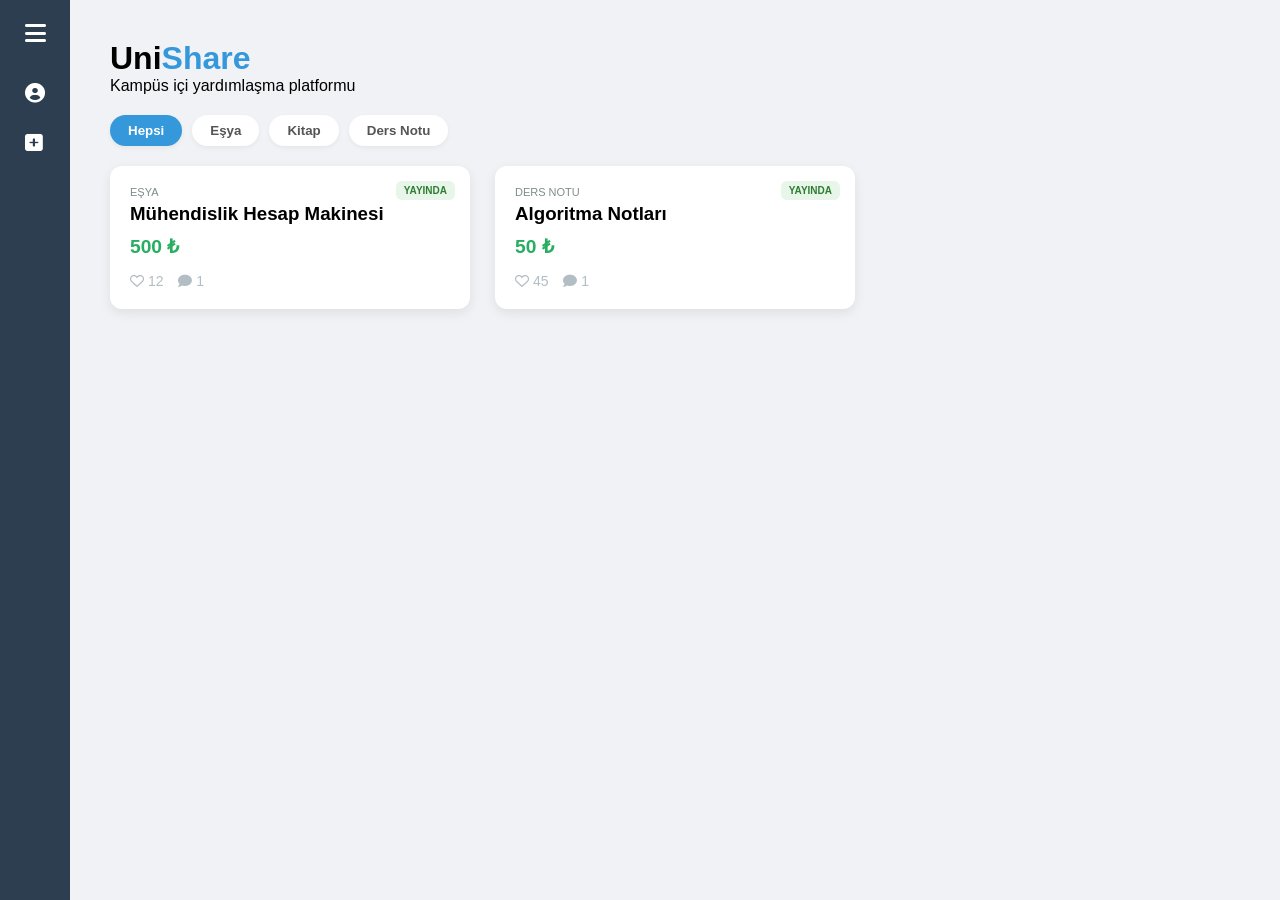
<file: anaSayfa.html>
<!DOCTYPE html>
<html lang="tr">
<head>
    <meta charset="UTF-8">
    <meta name="viewport" content="width=device-width, initial-scale=1.0">
    <title>UniShare | Kampüs Paylaşım</title>
    <link rel="stylesheet" href="anaSayfa.css">
    <link rel="stylesheet" href="https://cdnjs.cloudflare.com/ajax/libs/font-awesome/6.0.0/css/all.min.css">
</head>
<body>

    <div id="yan-menu" class="yan-menu"> 
        <button id="menu-tetikleyici" class="menu-btn">
            <i class="fas fa-bars"></i>
        </button>
        <div class="menu-icerik">
            <div class="menu-oge"><i class="fas fa-user-circle"></i><span class="metin">Profil</span></div>
            <div class="menu-oge"><i class="fas fa-plus-square"></i><span class="metin">İlan Paylaş</span></div>
        </div>
    </div>

    <div id="ilan-modal" class="modal">
        <div class="modal-icerik">
            <span class="kapat-btn">&times;</span>
            <h2>Yeni İlan Oluştur</h2>
            <form id="ilan-formu">
                <input type="text" id="ilan-baslik" placeholder="İlan Başlığı" required>
                <select id="ilan-kategori">
                    <option value="Eşya">Eşya</option>
                    <option value="Kitap">Kitap</option>
                    <option value="Ders Notu">Ders Notu</option>
                </select>
                <input type="number" id="ilan-fiyat" placeholder="Fiyat (₺)" required>
                <textarea id="ilan-aciklama" placeholder="İlan detayı nedir?" rows="4" required></textarea>
                <button type="submit" class="paylas-btn">İlanı Paylaş</button>
            </form>
        </div>
    </div>

    <div id="ilan-detay-modal" class="modal">
        <div class="modal-icerik detay-modali">
            <span class="detay-kapat-btn">&times;</span>
            <div class="detay-sol">
                <div class="detay-ust-kontrol">
                    <button id="durum-degistir-btn" class="durum-kontrol-btn">Durumu Değiştir</button>
                </div>
                <div class="detay-bilgi-kapsayici">
                    <span class="kategori-etiket" id="detay-kategori">Kategori</span>
                    <h2 id="detay-baslik">İlan Başlığı</h2>
                    <p id="detay-aciklama">İlan açıklaması.</p>
                    <div class="fiyat" id="detay-fiyat">0 ₺</div>
                    <div id="detay-durum-etiket" class="durum-etiket"></div>
                </div>
            </div>
            <div class="detay-sag">
                <div class="detay-yorumlar-listesi" id="detay-yorumlar-listesi"></div>
                <div class="detay-alt-kisim">
                    <div class="detay-etkilesim-ozet">
                        <span class="etkilesim-butonlar">
                            <i class="far fa-heart" id="modal-kalp" onclick="begeniYap(event, this)"></i> 
                            <span id="detay-begeni-sayisi">0</span> Beğeni
                        </span>
                        <span><i class="fas fa-comment"></i> <span id="detay-yorum-sayisi">0</span> Yorum</span>
                    </div>
                    <div class="detay-yorum-yazma-alani">
                        <div class="yorum-input-grubu">
                            <input type="text" id="detay-yorum-input" placeholder="Yorum yaz ve Enter'a bas..." autocomplete="off">
                            <button id="detay-yorum-gonder-btn" class="yorum-gonder-btn"><i class="fas fa-paper-plane"></i></button>
                        </div>
                    </div>
                </div>
            </div>
        </div>
    </div>

    <main id="ana-icerik">
        <header>
            <h1>Uni<span>Share</span></h1>
            <p>Kampüs içi yardımlaşma platformu</p>
        </header>

        <div class="kategori-filtre-kapsayici">
            <button class="filtre-btn aktif" data-kategori="Hepsi">Hepsi</button>
            <button class="filtre-btn" data-kategori="Eşya">Eşya</button>
            <button class="filtre-btn" data-kategori="Kitap">Kitap</button>
            <button class="filtre-btn" data-kategori="Ders Notu">Ders Notu</button>
        </div>

        <div id="ilanlar-kutusu" class="ilanlar-izgara"></div>
    </main>

    <script src="anaSayfa.js"></script>
</body>
</html>
</file>
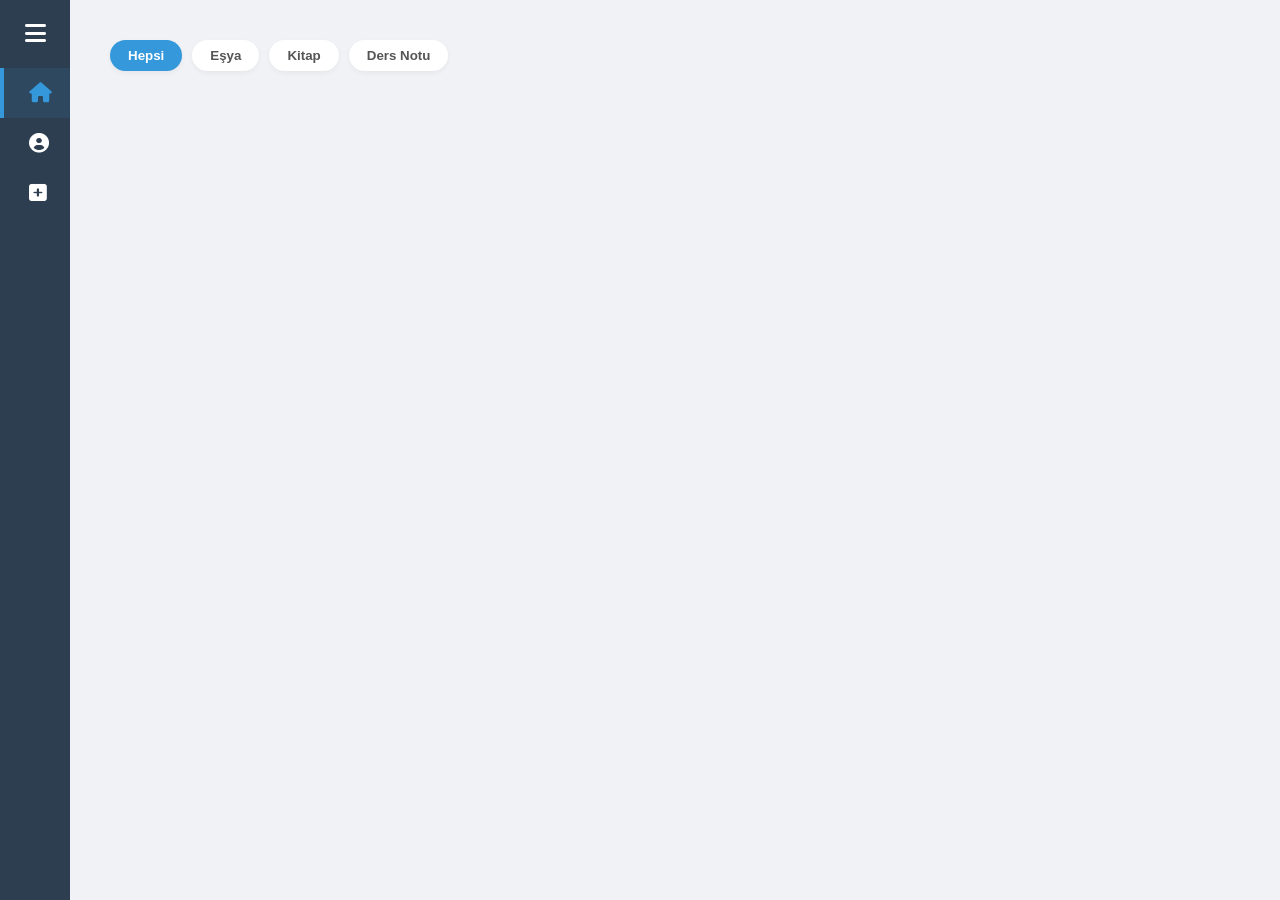
<file: frontend/anaSayfa.html>
<!DOCTYPE html>
<html lang="tr">
<head>
    <meta charset="UTF-8">
    <meta name="viewport" content="width=device-width, initial-scale=1.0">
    <title>UniShare | Kampüs Paylaşım</title>
    <link rel="stylesheet" href="anaSayfa.css">
    <link rel="stylesheet" href="https://cdnjs.cloudflare.com/ajax/libs/font-awesome/6.0.0/css/all.min.css">
</head>
<body>

    <div id="yan-menu" class="yan-menu"> 
        <button id="menu-tetikleyici" class="menu-btn">
            <i class="fas fa-bars"></i>
        </button>
        <div class="menu-icerik">
            <div class="menu-logo">Uni<span>Share</span></div>

            <div class="menu-oge aktif-sayfa" onclick="window.location.href='anaSayfa.html'" style="cursor: pointer;">
                <i class="fas fa-home"></i>
                <span class="metin">Ana Sayfa</span>
            </div>
            <div class="menu-oge" onclick="window.location.href='profil.html'" style="cursor: pointer;">
                <i class="fas fa-user-circle"></i>
                <span class="metin">Profil</span>
            </div>
            <div class="menu-oge" id="ilan-paylas-tetikleyici" style="cursor: pointer;">
                <i class="fas fa-plus-square"></i>
                <span class="metin">İlan Paylaş</span>
            </div>
        </div>
    </div>

    <div id="ilan-modal" class="modal">
        <div class="modal-icerik">
            <span class="kapat-btn">&times;</span>
            <h2>Yeni İlan Oluştur</h2>
            <form id="ilan-formu">
                <input type="text" id="ilan-baslik" placeholder="İlan Başlığı" required>
                <select id="ilan-kategori">
                    <option value="Eşya">Eşya</option>
                    <option value="Kitap">Kitap</option>
                    <option value="Ders Notu">Ders Notu</option>
                </select>
                <input type="number" id="ilan-fiyat" placeholder="Fiyat (₺)" required>
                <textarea id="ilan-aciklama" placeholder="İlan detayı nedir?" rows="4" required></textarea>
                <button type="submit" class="paylas-btn">İlanı Paylaş</button>
            </form>
        </div>
    </div>

    <div id="ilan-detay-modal" class="modal">
        <div class="modal-icerik detay-modali">
            <span class="detay-kapat-btn">&times;</span>
            <div class="detay-sol">
                <div class="detay-ust-kontrol">
                    <button id="durum-degistir-btn" class="durum-kontrol-btn">Durumu Değiştir</button>
                </div>
                <div class="detay-bilgi-kapsayici">
                    <span class="kategori-etiket" id="detay-kategori">Kategori</span>
                    <h2 id="detay-baslik">İlan Başlığı</h2>
                    <p id="detay-aciklama">İlan açıklaması.</p>
                    <div class="fiyat" id="detay-fiyat">0 ₺</div>
                    <div id="detay-durum-etiket" class="durum-etiket"></div>
                </div>
            </div>
            <div class="detay-sag">
                <div class="detay-yorumlar-listesi" id="detay-yorumlar-listesi"></div>
                <div class="detay-alt-kisim">
                    <div class="detay-etkilesim-ozet">
                        <span class="etkilesim-butonlar">
                            <i class="far fa-heart" id="modal-kalp" onclick="begeniYap(event, this)"></i> 
                            <span id="detay-begeni-sayisi">0</span> Beğeni
                        </span>
                        <span><i class="fas fa-comment"></i> <span id="detay-yorum-sayisi">0</span> Yorum</span>
                        <span class="etkilesim-butonlar" style="margin-left:auto; cursor:pointer;" onclick="kaydetYap(event)">
                            <i class="far fa-bookmark" id="modal-kaydet" style="font-size:1.2rem; color:#34495e;"></i>
                        </span>
                    </div>
                    <div class="detay-yorum-yazma-alani">
                        <div class="yorum-input-grubu">
                            <input type="text" id="detay-yorum-input" placeholder="Yorum yaz ve Enter'a bas..." autocomplete="off">
                            <button id="detay-yorum-gonder-btn" class="yorum-gonder-btn"><i class="fas fa-paper-plane"></i></button>
                        </div>
                    </div>
                </div>
            </div>
        </div>
    </div>

    <main id="ana-icerik">
        <div class="kategori-filtre-kapsayici">
            <button class="filtre-btn aktif" data-kategori="Hepsi">Hepsi</button>
            <button class="filtre-btn" data-kategori="Eşya">Eşya</button>
            <button class="filtre-btn" data-kategori="Kitap">Kitap</button>
            <button class="filtre-btn" data-kategori="Ders Notu">Ders Notu</button>
        </div>

        <div id="ilanlar-kutusu" class="ilanlar-izgara"></div>
    </main>

    <script src="anaSayfa.js"></script>
</body>
</html>
</file>
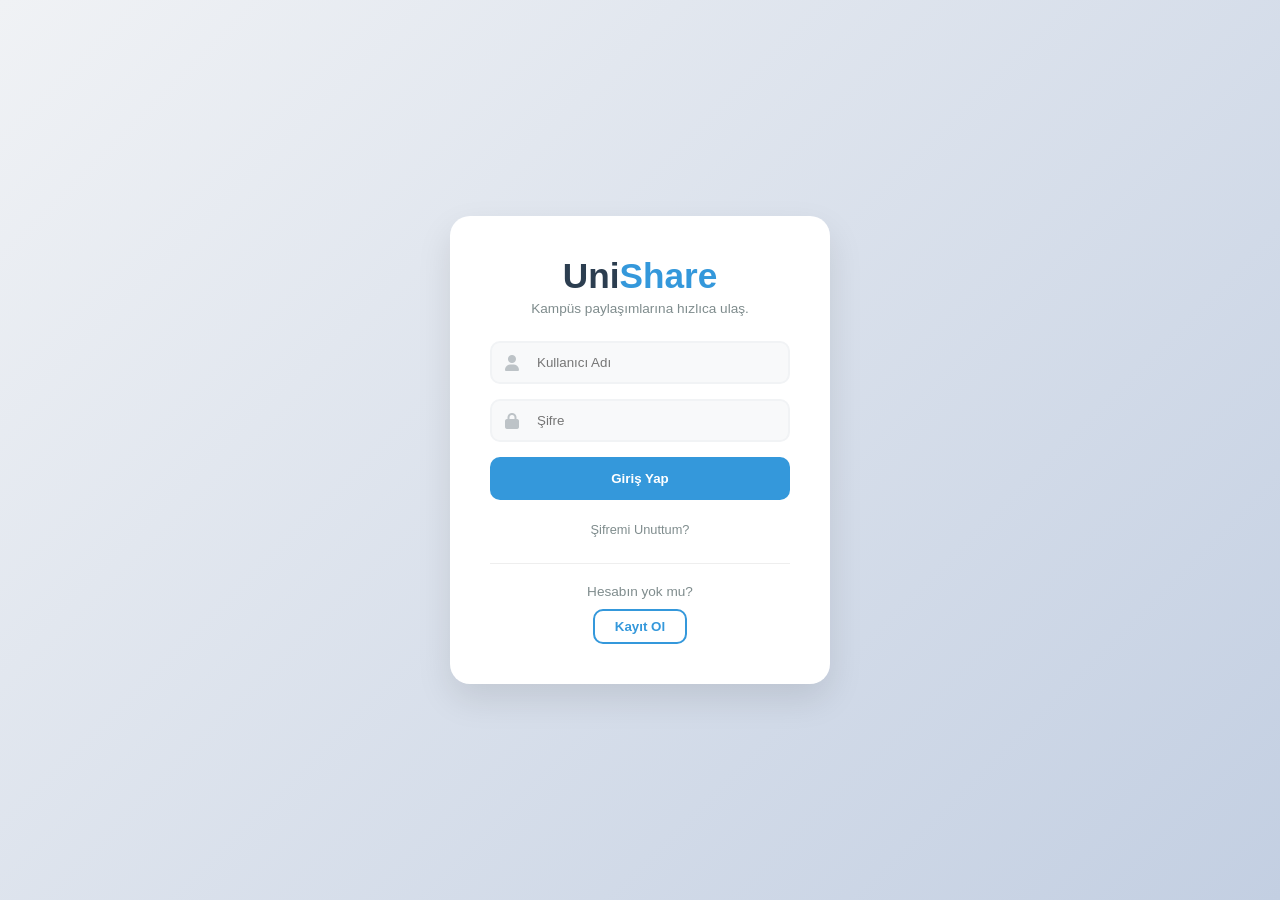
<file: frontend/profil.html>
<!DOCTYPE html>
<html lang="tr">
<head>
    <meta charset="UTF-8">
    <meta name="viewport" content="width=device-width, initial-scale=1.0">
    <title>UniShare | Profilim</title>
    <link rel="stylesheet" href="anaSayfa.css">
    <link rel="stylesheet" href="https://cdnjs.cloudflare.com/ajax/libs/font-awesome/6.0.0/css/all.min.css">
    <style>
        .profil-kapsayici { max-width: 1000px; margin: 0 auto; padding: 20px; }
        .profil-ust-menu { display: flex; justify-content: space-between; background: white; padding: 15px; border-radius: 10px; box-shadow: 0 4px 6px rgba(0,0,0,0.05); margin-bottom: 20px; overflow-x: auto;}
        .profil-sekme-btn { flex: 1; padding: 12px; border: none; background: transparent; cursor: pointer; font-weight: bold; color: #7f8c8d; border-bottom: 3px solid transparent; transition: 0.3s; white-space: nowrap; }
        .profil-sekme-btn:hover { color: #3498db; }
        .profil-sekme-btn.aktif { color: #3498db; border-bottom: 3px solid #3498db; }
        .profil-katman { display: none; animation: fadeIn 0.4s ease; }
        .profil-katman.aktif { display: block; }
        .hesap-karti { background: white; padding: 25px; border-radius: 10px; margin-bottom: 20px; box-shadow: 0 2px 10px rgba(0,0,0,0.05); }
        .hesap-karti h3 { margin-bottom: 15px; color: #2c3e50; border-bottom: 1px solid #eee; padding-bottom: 10px;}
        .hesap-girdi { width: 100%; padding: 10px; margin-bottom: 15px; border: 1px solid #ddd; border-radius: 5px; }
        .btn-guncelle { background: #2ecc71; color: white; padding: 10px 20px; border: none; border-radius: 5px; cursor: pointer; }
        .btn-tehlike { background: #e74c3c; color: white; padding: 10px 20px; border: none; border-radius: 5px; cursor: pointer; }
        .btn-cikis { background: #34495e; color: white; padding: 10px 20px; border: none; border-radius: 5px; cursor: pointer; width: 100%; font-size: 1.1rem; }
        .ilan-yonetim-alani { display: flex; gap: 10px; margin-top: 15px; padding-top: 15px; border-top: 1px solid #eee; }
        .btn-durum { flex: 1; padding: 8px; border: none; border-radius: 5px; cursor: pointer; font-weight: bold; background: #f39c12; color: white; }
        .btn-sil { padding: 8px 15px; border: none; border-radius: 5px; cursor: pointer; background: #e74c3c; color: white; }
        @keyframes fadeIn { from { opacity: 0; transform: translateY(5px); } to { opacity: 1; transform: translateY(0); } }
    </style>
</head>
<body>

    <div id="yan-menu" class="yan-menu"> 
        <button id="menu-tetikleyici" class="menu-btn">
            <i class="fas fa-bars"></i>
        </button>
        <div class="menu-icerik">
            <div class="menu-logo">Uni<span>Share</span></div>

            <div class="menu-oge" onclick="window.location.href='anaSayfa.html'" style="cursor: pointer;">
                <i class="fas fa-home"></i>
                <span class="metin">Ana Sayfa</span>
            </div>
            <div class="menu-oge aktif-sayfa" onclick="window.location.href='profil.html'" style="cursor: pointer;">
                <i class="fas fa-user-circle"></i>
                <span class="metin">Profil</span>
            </div>
            </div>
    </div>

    <main id="ana-icerik">
        <div class="profil-kapsayici">
            <div class="profil-ust-menu">
                <button class="profil-sekme-btn aktif" onclick="sekmeAc('katman-ilanlarim')"><i class="fas fa-bullhorn"></i> İlanlarım</button>
                <button class="profil-sekme-btn" onclick="sekmeAc('katman-begendiklerim')"><i class="fas fa-heart"></i> Beğendiklerim</button>
                <button class="profil-sekme-btn" onclick="sekmeAc('katman-yorumlarim')"><i class="fas fa-comment"></i> Yorumlarım</button>
                <button class="profil-sekme-btn" onclick="sekmeAc('katman-kaydedilenler')"><i class="fas fa-bookmark"></i> Kaydedilenler</button>
                <button class="profil-sekme-btn" onclick="sekmeAc('katman-hesabim')"><i class="fas fa-cog"></i> Hesabım</button>
            </div>

            <div id="katman-ilanlarim" class="profil-katman aktif">
                <h2 style="margin-bottom: 20px; color: #2c3e50;">Kendi Paylaşımların</h2>
                <div id="profil-ilanlar-listesi" class="ilanlar-grid"></div>
            </div>

            <div id="katman-begendiklerim" class="profil-katman">
                <h2 style="margin-bottom: 20px; color: #2c3e50;">Beğendiğin İlanlar</h2>
                <div id="profil-begendiklerim-listesi" class="ilanlar-grid"></div>
            </div>

            <div id="katman-yorumlarim" class="profil-katman">
                <h2 style="margin-bottom: 20px; color: #2c3e50;">Yaptığın Yorumlar</h2>
                <div id="profil-yorumlar-listesi" class="ilanlar-grid"></div>
            </div>

            <div id="katman-kaydedilenler" class="profil-katman">
                <h2 style="margin-bottom: 20px; color: #2c3e50;">Kaydettiğin İlanlar</h2>
                <div id="profil-kaydedilenler-listesi" class="ilanlar-grid"></div>
            </div>

            <div id="katman-hesabim" class="profil-katman">
                <div class="hesap-karti">
                    <h3><i class="fas fa-user-edit"></i> Kullanıcı Adı Değiştir</h3>
                    <input type="text" id="yeni-kullanici-adi" class="hesap-girdi" placeholder="Yeni Kullanıcı Adı">
                    <button class="btn-guncelle" onclick="kullaniciAdiGuncelle()">Kaydet</button>
                </div>
                <div class="hesap-karti">
                    <h3><i class="fas fa-key"></i> Şifre Değiştir</h3>
                    <input type="password" id="mevcut-sifre" class="hesap-girdi" placeholder="Mevcut Şifreniz">
                    <input type="password" id="yeni-sifre" class="hesap-girdi" placeholder="Yeni Şifre">
                    <button class="btn-guncelle" onclick="sifreGuncelle()">Şifreyi Güncelle</button>
                </div>
                <div class="hesap-karti" style="border: 1px solid #ffcccc; background: #fff5f5;">
                    <h3 style="color: #e74c3c;"><i class="fas fa-exclamation-triangle"></i> Tehlikeli Bölge</h3>
                    <p style="margin-bottom: 15px; color: #7f8c8d;">Hesabını silersen paylaştığın ilanlar, yorumlar ve beğenilerin kalıcı olarak silinir.</p>
                    <button class="btn-tehlike" onclick="hesapSil()">Hesabımı Kalıcı Olarak Sil</button>
                </div>
                <button class="btn-cikis" onclick="cikisYap()"><i class="fas fa-sign-out-alt"></i> Sistemden Çıkış Yap</button>
            </div>
        </div>
    </main>

    <div id="ilan-detay-modal" class="modal">
        <div class="modal-icerik detay-modali">
            <span class="detay-kapat-btn">&times;</span>
            <div class="detay-sol">
                <div class="detay-ust-kontrol">
                    <button id="durum-degistir-btn" class="durum-kontrol-btn">Durumu Değiştir</button>
                </div>
                <div class="detay-bilgi-kapsayici">
                    <span class="kategori-etiket" id="detay-kategori">Kategori</span>
                    <h2 id="detay-baslik">İlan Başlığı</h2>
                    <p id="detay-aciklama">İlan açıklaması.</p>
                    <div class="fiyat" id="detay-fiyat">0 ₺</div>
                    <div id="detay-durum-etiket" class="durum-etiket"></div>
                </div>
            </div>
            <div class="detay-sag">
                <div class="detay-yorumlar-listesi" id="detay-yorumlar-listesi"></div>
                <div class="detay-alt-kisim">
                    <div class="detay-etkilesim-ozet">
                        <span class="etkilesim-butonlar">
                            <i class="far fa-heart" id="modal-kalp" onclick="begeniYap(event)"></i> 
                            <span id="detay-begeni-sayisi">0</span> Beğeni
                        </span>
                        <span><i class="fas fa-comment"></i> <span id="detay-yorum-sayisi">0</span> Yorum</span>
                        <span class="etkilesim-butonlar" style="margin-left:auto; cursor:pointer;" onclick="kaydetYap(event)">
                            <i class="far fa-bookmark" id="modal-kaydet" style="font-size:1.2rem; color:#34495e;"></i>
                        </span>
                    </div>
                    <div class="detay-yorum-yazma-alani">
                        <div class="yorum-input-grubu">
                            <input type="text" id="detay-yorum-input" placeholder="Yorum yaz ve Enter'a bas..." autocomplete="off">
                            <button id="detay-yorum-gonder-btn" class="yorum-gonder-btn"><i class="fas fa-paper-plane"></i></button>
                        </div>
                    </div>
                </div>
            </div>
        </div>
    </div>

    <script>
        document.getElementById('menu-tetikleyici').onclick = () => document.getElementById('yan-menu').classList.toggle('acik');
    </script>
    <script src="profil.js"></script>
</body>
</html>
</file>
<file: anaSayfa.css>
/* =========================================
   1. GENEL AYARLAR VE SIFIRLAMA
   ========================================= */
* { 
    margin: 0; 
    padding: 0; 
    box-sizing: border-box; 
    font-family: 'Segoe UI', Tahoma, Geneva, Verdana, sans-serif; 
}

body { 
    background-color: #f0f2f5; 
    min-height: 100vh; 
    scrollbar-width: none; /* Firefox için */
    -ms-overflow-style: none; /* IE ve Edge için */
}

body::-webkit-scrollbar {
    display: none;
}

/* Modal açıkken arka planın kaymasını engellediğimizde 
   oluşabilecek sağdaki boşluğu veya çubuğu tamamen yok eder */
body.modal-acik {
    overflow: hidden;
    padding-right: 0 !important; /* Bazı tarayıcıların eklediği boşluğu sıfırlar */
}

/* =========================================
   2. YAN MENÜ (SIDEBAR)
   ========================================= */
.yan-menu { 
    width: 70px; 
    height: 100vh; 
    background-color: #2c3e50; 
    color: white; 
    position: fixed; 
    left: 0; 
    top: 0; 
    transition: width 0.4s cubic-bezier(0.4, 0, 0.2, 1); 
    overflow: hidden; 
    z-index: 1000; 
}
.yan-menu.acik { width: 250px; }
.menu-btn { width: 100%; padding: 20px; background: none; border: none; color: white; font-size: 24px; cursor: pointer; }
.menu-oge { padding: 15px 25px; display: flex; align-items: center; cursor: pointer; transition: background 0.3s; white-space: nowrap; }
.menu-oge:hover { background-color: #34495e; }
.menu-oge i { font-size: 20px; min-width: 30px; }
.menu-oge .metin { margin-left: 20px; opacity: 0; transition: opacity 0.3s; }
.yan-menu.acik .metin { opacity: 1; }

/* =========================================
   3. ANA İÇERİK VE FİLTRELEME
   ========================================= */
#ana-icerik { margin-left: 70px; padding: 40px; transition: margin-left 0.4s; }
.yan-menu.acik + #ana-icerik { margin-left: 250px; }
header h1 span { color: #3498db; }

.kategori-filtre-kapsayici { display: flex; gap: 10px; margin-top: 20px; margin-bottom: 10px; flex-wrap: wrap; }
.filtre-btn { padding: 8px 18px; border: none; border-radius: 20px; background-color: white; color: #555; cursor: pointer; font-weight: 600; transition: all 0.3s; box-shadow: 0 2px 5px rgba(0,0,0,0.05); }
.filtre-btn.aktif { background-color: #3498db; color: white; }

/* =========================================
   4. KARTLAR VE DURUM ETİKETLERİ
   ========================================= */
.ilanlar-izgara { display: grid; grid-template-columns: repeat(auto-fill, minmax(280px, 1fr)); gap: 25px; margin-top: 20px; }
.kart { 
    background: white; 
    padding: 20px; 
    border-radius: 12px; 
    box-shadow: 0 4px 12px rgba(0,0,0,0.08); 
    display: flex; 
    flex-direction: column; 
    cursor: pointer; 
    transition: transform 0.2s; 
    position: relative; 
}
.kart:hover { transform: translateY(-5px); }

.durum-etiket {
    position: absolute;
    top: 15px;
    right: 15px;
    padding: 4px 8px;
    border-radius: 6px;
    font-size: 10px;
    font-weight: bold;
    text-transform: uppercase;
}
.durum-yayinda { background-color: #e8f5e9; color: #2e7d32; }
.durum-kapali { background-color: #ffebee; color: #c62828; }

.kategori-etiket { font-size: 11px; color: #7f8c8d; text-transform: uppercase; margin-bottom: 5px; }
.fiyat { margin-top: 10px; font-size: 1.2rem; font-weight: bold; color: #27ae60; }
.kart-alt-bilgi { display: flex; gap: 15px; margin-top: 15px; color: #b2bec3; font-size: 14px; }

/* =========================================
   5. MODALLAR VE İLAN FORMU (DÜZELTİLDİ)
   ========================================= */
.modal { 
    display: none; 
    position: fixed; 
    z-index: 2000; 
    left: 0; 
    top: 0; 
    width: 100%; 
    height: 100%; 
    background: rgba(0,0,0,0.7); 
    backdrop-filter: blur(5px); 
}

.modal-icerik { 
    background: white; 
    margin: 5% auto; 
    padding: 30px; 
    border-radius: 15px; 
    width: 90%; 
    max-width: 450px; 
    position: relative; 
    display: flex !important; 
    flex-direction: column !important; 
    gap: 15px; 
    max-height: 90vh; 
    overflow-y: auto; 
    scrollbar-width: none; /* Firefox için */
    -ms-overflow-style: none; /* IE ve Edge için */
}

/* Form Elemanlarının Tam Genişlikte Dizilmesi */
#ilan-formu {
    display: flex;
    flex-direction: column;
    gap: 15px;
    width: 100%;
}

#ilan-formu input, 
#ilan-formu select, 
#ilan-formu textarea {
    width: 100%;
    padding: 12px;
    border: 1px solid #ddd;
    border-radius: 8px;
    outline: none;
    display: block;
}

.paylas-btn {
    background-color: #27ae60;
    color: white;
    border: none;
    padding: 15px;
    border-radius: 8px;
    font-weight: bold;
    cursor: pointer;
    width: 100%;
}

/* =========================================
   6. DETAY MODALI (INSTAGRAM STİLİ)
   ========================================= */
.detay-modali { max-width: 900px !important; height: 600px; padding: 0 !important; flex-direction: row !important; overflow: hidden; margin: 5vh auto; }
.detay-sol { flex: 1.2; padding: 40px; border-right: 1px solid #eee; display: flex; flex-direction: column; background: white; position: relative; }
.detay-sag { flex: 1; display: flex; flex-direction: column; background-color: #fafbfc; height: 100%; }

.detay-ust-kontrol { position: absolute; top: 20px; left: 40px; }
.durum-kontrol-btn { padding: 6px 12px; border-radius: 5px; border: 1px solid #ddd; background: #f8f9fa; cursor: pointer; font-size: 12px; }

.detay-yorumlar-listesi { flex: 1; overflow-y: auto; padding: 20px; scrollbar-width: none; }
.detay-alt-kisim { padding: 20px; background: white; border-top: 1px solid #eee; margin-top: auto; }

/* =========================================
   7. YORUM VE OPAK/KIRMIZI ETKİLEŞİM
   ========================================= */
.yorum { background: white; padding: 10px; border-radius: 12px; margin-bottom: 10px; font-size: 14px; border: 1px solid #e2e8f0; }
.yorum strong { display: block; font-size: 12px; color: #3498db; }

/* Opak Gri Alt Bilgi */
.yorum-alt-bilgi { 
    display: flex; 
    gap: 15px; 
    margin-top: 5px; 
    font-size: 11px; 
    color: #8e8e8e; 
}
.yorum-alt-bilgi span { cursor: pointer; font-weight: bold; transition: color 0.2s; }
.yorum-alt-bilgi span:hover { color: #262626; }

/* Beğenildi Yazısı Kırmızı */
.yorum-begeni.aktif { 
    color: #ed4956 !important; 
}

.yorum-input-grubu { display: flex; align-items: center; background: #f0f2f5; border-radius: 25px; padding: 2px 10px 2px 15px; }
#detay-yorum-input { flex: 1; border: none; outline: none; background: transparent; padding: 10px 5px; }
.yorum-gonder-btn { background: #3498db; color: white; border: none; width: 35px; height: 35px; border-radius: 50%; cursor: pointer; display: flex; align-items: center; justify-content: center; }

.kapat-btn, .detay-kapat-btn { position: absolute; right: 20px; top: 15px; font-size: 28px; cursor: pointer; color: #95a5a6; z-index: 100; }
.fa-heart.begenildi { color: #ed4956 !important; font-weight: 900; }
.alt-yorumlar-kutusu { margin-left: 30px; margin-top: 10px; border-left: 2px solid #efefef; padding-left: 15px; }
.alt-yorum { background: #f8f9fa; padding: 8px; border-radius: 10px; margin-bottom: 5px; font-size: 13px; }
</file>
<file: frontend/anaSayfa.css>
/* =========================================
   1. GENEL AYARLAR VE SIFIRLAMA
   ========================================= */
* { 
    margin: 0; 
    padding: 0; 
    box-sizing: border-box; 
    font-family: 'Segoe UI', Tahoma, Geneva, Verdana, sans-serif; 
}

body { 
    background-color: #f0f2f5; 
    min-height: 100vh; 
    scrollbar-width: none; /* Firefox için */
    -ms-overflow-style: none; /* IE ve Edge için */
}

body::-webkit-scrollbar {
    display: none;
}

/* Modal açıkken arka planın kaymasını engellediğimizde 
   oluşabilecek sağdaki boşluğu veya çubuğu tamamen yok eder */
body.modal-acik {
    overflow: hidden;
    padding-right: 0 !important; /* Bazı tarayıcıların eklediği boşluğu sıfırlar */
}

/* =========================================
   2. YAN MENÜ (SIDEBAR) & LOGO
   ========================================= */
.yan-menu { 
    width: 70px; 
    height: 100vh; 
    background-color: #2c3e50; 
    color: white; 
    position: fixed; 
    left: 0; 
    top: 0; 
    transition: width 0.4s cubic-bezier(0.4, 0, 0.2, 1); 
    overflow: hidden; 
    z-index: 1000; 
}
.yan-menu.acik { width: 250px; }
.menu-btn { width: 100%; padding: 20px; background: none; border: none; color: white; font-size: 24px; cursor: pointer; }

/* YENİ EKLENDİ: Menü İçi Logo */
.menu-logo {
    display: none; /* Sadece menü açıkken görünecek */
    font-size: 1.5rem;
    font-weight: bold;
    padding: 0 25px 20px;
    border-bottom: 1px solid rgba(255,255,255,0.1);
    margin-bottom: 10px;
    white-space: nowrap;
}
.menu-logo span { color: #3498db; }
.yan-menu.acik .menu-logo { display: block; }

.menu-oge { padding: 15px 25px; display: flex; align-items: center; cursor: pointer; transition: background 0.3s; white-space: nowrap; border-left: 4px solid transparent;}
.menu-oge:hover { background-color: #34495e; }
.menu-oge i { font-size: 20px; min-width: 30px; }
.menu-oge .metin { margin-left: 20px; opacity: 0; transition: opacity 0.3s; }
.yan-menu.acik .metin { opacity: 1; }

/* YENİ EKLENDİ: Aktif Sayfa İşareti */
.menu-oge.aktif-sayfa {
    background-color: rgba(52, 152, 219, 0.1);
    border-left: 4px solid #3498db;
}
.menu-oge.aktif-sayfa i { color: #3498db; }

/* =========================================
   3. ANA İÇERİK VE FİLTRELEME
   ========================================= */
/* DÜZELTİLDİ: Üstten boşluk bırakıldı (eski header'ın yerine) */
#ana-icerik { margin-left: 70px; padding: 40px; padding-top: 20px; transition: margin-left 0.4s; }
.yan-menu.acik + #ana-icerik { margin-left: 250px; }

.kategori-filtre-kapsayici { display: flex; gap: 10px; margin-top: 20px; margin-bottom: 10px; flex-wrap: wrap; }
.filtre-btn { padding: 8px 18px; border: none; border-radius: 20px; background-color: white; color: #555; cursor: pointer; font-weight: 600; transition: all 0.3s; box-shadow: 0 2px 5px rgba(0,0,0,0.05); }
.filtre-btn.aktif { background-color: #3498db; color: white; }

/* =========================================
   4. KARTLAR VE DURUM ETİKETLERİ
   ========================================= */
.ilanlar-izgara { display: grid; grid-template-columns: repeat(auto-fill, minmax(280px, 1fr)); gap: 25px; margin-top: 20px; }
.kart { 
    background: white; 
    padding: 20px; 
    border-radius: 12px; 
    box-shadow: 0 4px 12px rgba(0,0,0,0.08); 
    display: flex; 
    flex-direction: column; 
    cursor: pointer; 
    transition: transform 0.2s; 
    position: relative; 
}
.kart:hover { transform: translateY(-5px); }

.durum-etiket {
    position: absolute;
    top: 15px;
    right: 15px;
    padding: 4px 8px;
    border-radius: 6px;
    font-size: 10px;
    font-weight: bold;
    text-transform: uppercase;
}
.durum-yayinda { background-color: #e8f5e9; color: #2e7d32; }
.durum-kapali { background-color: #ffebee; color: #c62828; }

.kategori-etiket { font-size: 11px; color: #7f8c8d; text-transform: uppercase; margin-bottom: 5px; }
.fiyat { margin-top: 10px; font-size: 1.2rem; font-weight: bold; color: #27ae60; }
.kart-alt-bilgi { display: flex; gap: 15px; margin-top: 15px; color: #b2bec3; font-size: 14px; }

/* =========================================
   5. MODALLAR VE İLAN FORMU
   ========================================= */
.modal { 
    display: none; 
    position: fixed; 
    z-index: 2000; 
    left: 0; 
    top: 0; 
    width: 100%; 
    height: 100%; 
    background: rgba(0,0,0,0.7); 
    backdrop-filter: blur(5px); 
}

.modal-icerik { 
    background: white; 
    margin: 5% auto; 
    padding: 30px; 
    border-radius: 15px; 
    width: 90%; 
    max-width: 450px; 
    position: relative; 
    display: flex !important; 
    flex-direction: column !important; 
    gap: 15px; 
    max-height: 90vh; 
    overflow-y: auto; 
    scrollbar-width: none; /* Firefox için */
    -ms-overflow-style: none; /* IE ve Edge için */
}

/* Form Elemanlarının Tam Genişlikte Dizilmesi */
#ilan-formu {
    display: flex;
    flex-direction: column;
    gap: 15px;
    width: 100%;
}

#ilan-formu input, 
#ilan-formu select, 
#ilan-formu textarea {
    width: 100%;
    padding: 12px;
    border: 1px solid #ddd;
    border-radius: 8px;
    outline: none;
    display: block;
}

.paylas-btn {
    background-color: #27ae60;
    color: white;
    border: none;
    padding: 15px;
    border-radius: 8px;
    font-weight: bold;
    cursor: pointer;
    width: 100%;
}

/* =========================================
   6. DETAY MODALI (INSTAGRAM STİLİ)
   ========================================= */
.detay-modali { max-width: 900px !important; height: 600px; padding: 0 !important; flex-direction: row !important; overflow: hidden; margin: 5vh auto; }
.detay-sol { flex: 1.2; padding: 40px; border-right: 1px solid #eee; display: flex; flex-direction: column; background: white; position: relative; }
.detay-sag { flex: 1; display: flex; flex-direction: column; background-color: #fafbfc; height: 100%; }

.detay-ust-kontrol { position: absolute; top: 20px; left: 40px; }
.durum-kontrol-btn { padding: 6px 12px; border-radius: 5px; border: 1px solid #ddd; background: #f8f9fa; cursor: pointer; font-size: 12px; }

.detay-yorumlar-listesi { flex: 1; overflow-y: auto; padding: 20px; scrollbar-width: none; }
.detay-alt-kisim { padding: 20px; background: white; border-top: 1px solid #eee; margin-top: auto; }

/* =========================================
   7. YORUM VE OPAK/KIRMIZI ETKİLEŞİM
   ========================================= */
.yorum { background: white; padding: 10px; border-radius: 12px; margin-bottom: 10px; font-size: 14px; border: 1px solid #e2e8f0; }
.yorum strong { display: block; font-size: 12px; color: #3498db; }

/* Opak Gri Alt Bilgi */
.yorum-alt-bilgi { 
    display: flex; 
    gap: 15px; 
    margin-top: 5px; 
    font-size: 11px; 
    color: #8e8e8e; 
}
.yorum-alt-bilgi span { cursor: pointer; font-weight: bold; transition: color 0.2s; }
.yorum-alt-bilgi span:hover { color: #262626; }

/* Beğenildi Yazısı Kırmızı */
.yorum-begeni.aktif { 
    color: #ed4956 !important; 
}

.yorum-input-grubu { display: flex; align-items: center; background: #f0f2f5; border-radius: 25px; padding: 2px 10px 2px 15px; }
#detay-yorum-input { flex: 1; border: none; outline: none; background: transparent; padding: 10px 5px; }
.yorum-gonder-btn { background: #3498db; color: white; border: none; width: 35px; height: 35px; border-radius: 50%; cursor: pointer; display: flex; align-items: center; justify-content: center; }

.kapat-btn, .detay-kapat-btn { position: absolute; right: 20px; top: 15px; font-size: 28px; cursor: pointer; color: #95a5a6; z-index: 100; }
.fa-heart.begenildi { color: #ed4956 !important; font-weight: 900; }
.alt-yorumlar-kutusu { margin-left: 30px; margin-top: 10px; border-left: 2px solid #efefef; padding-left: 15px; }
.alt-yorum { background: #f8f9fa; padding: 8px; border-radius: 10px; margin-bottom: 5px; font-size: 13px; }
</file>
